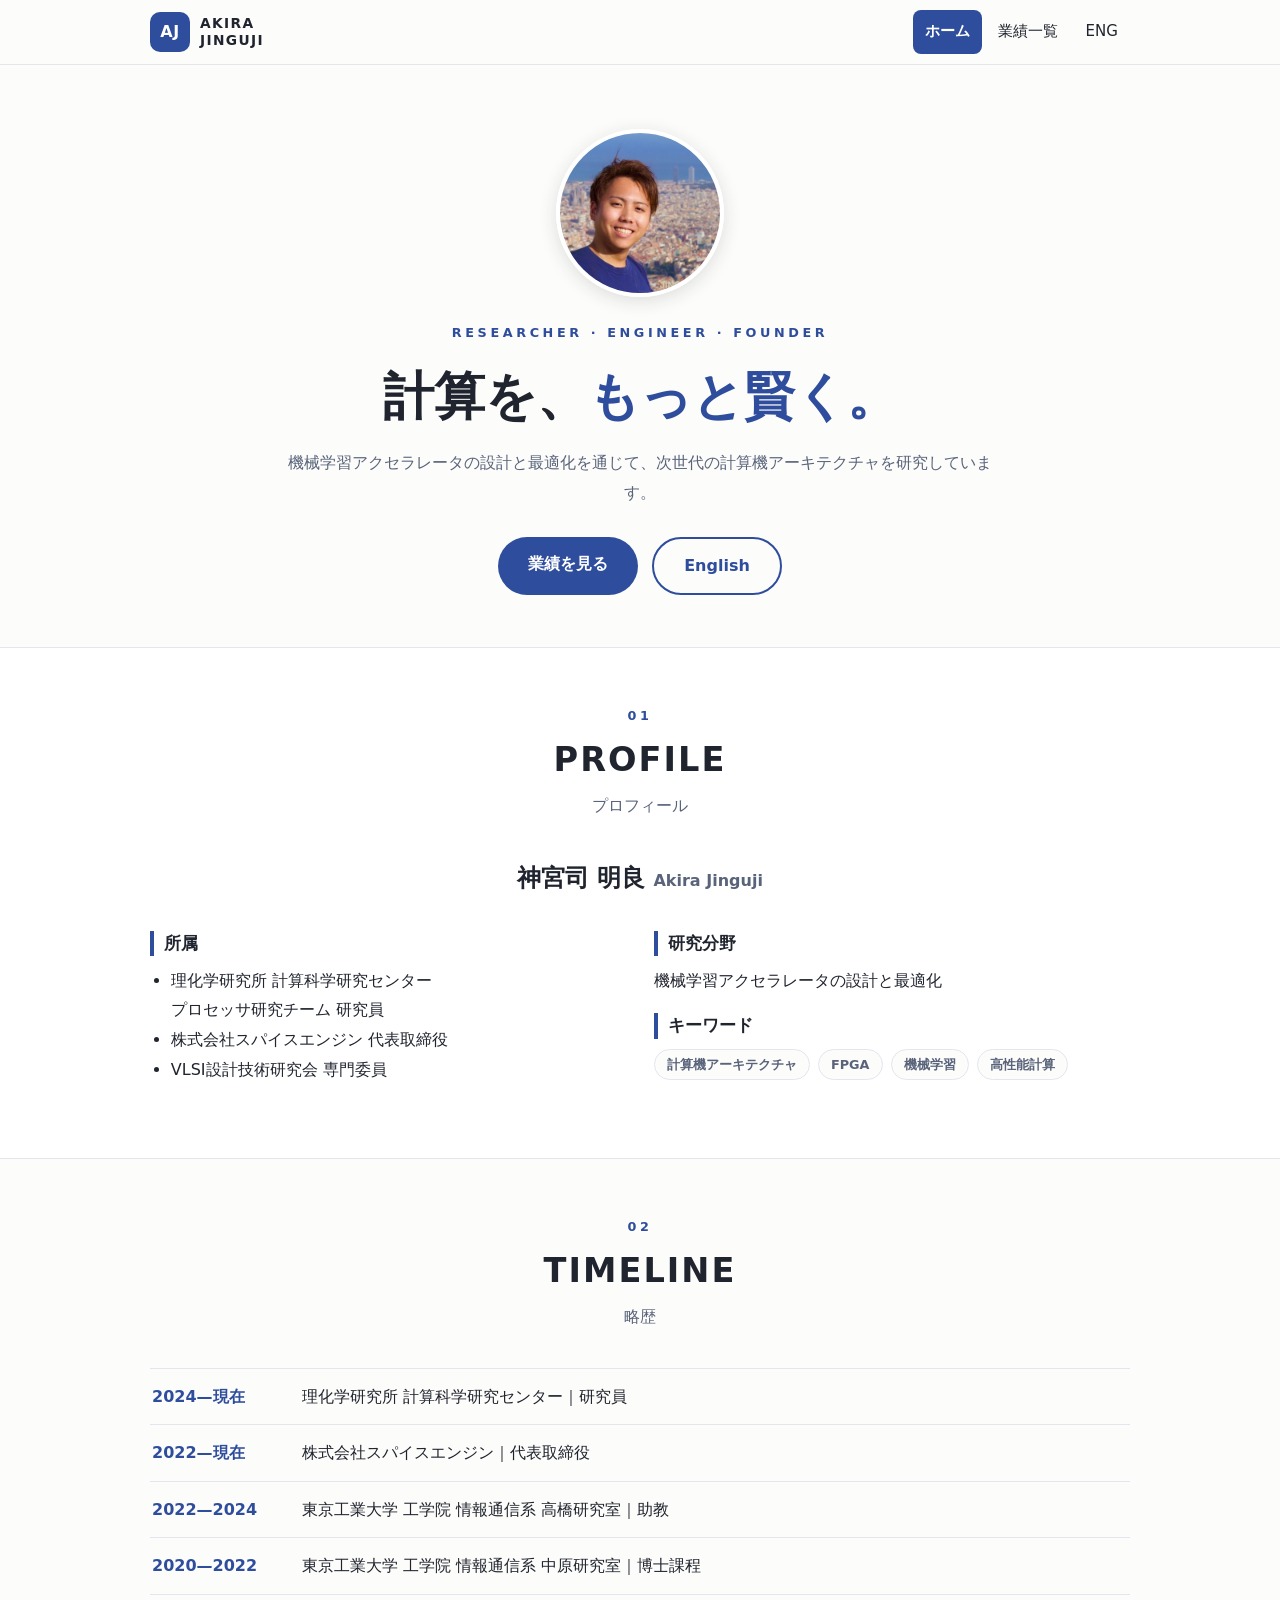
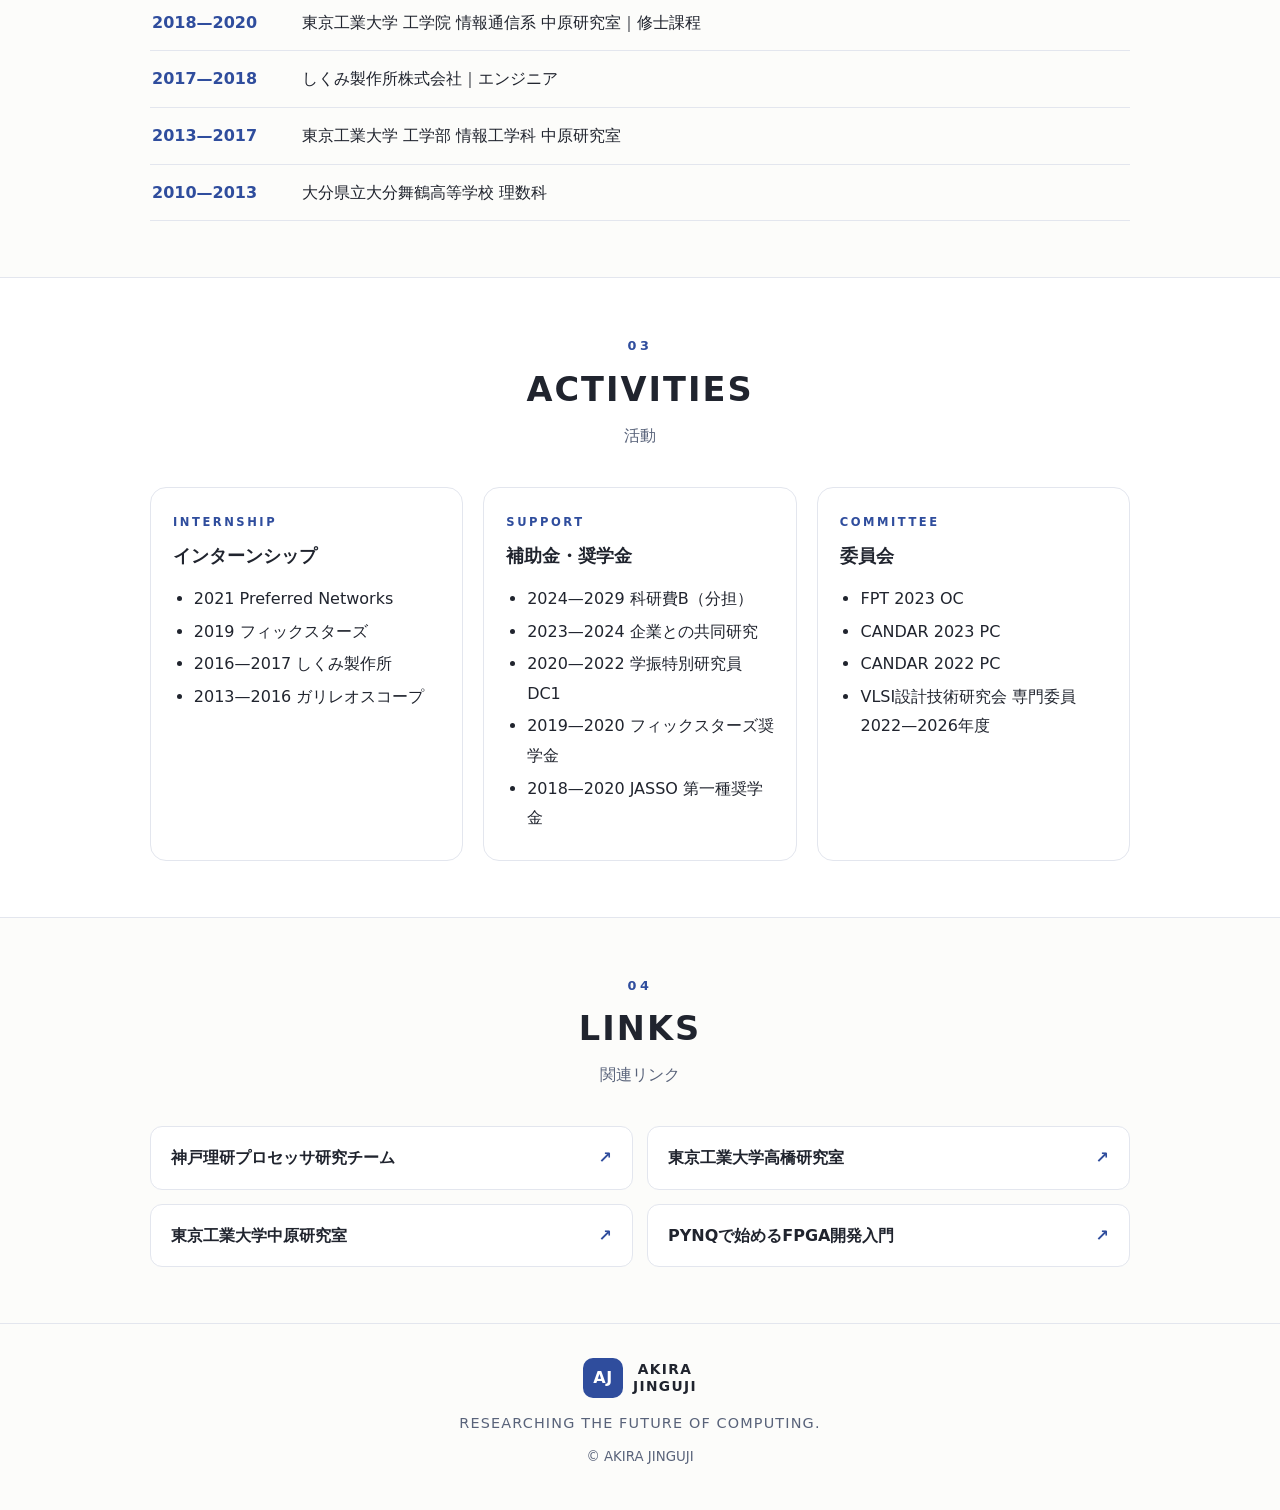
<file: index.html>
<!DOCTYPE html>
<html lang="ja">
<head>
<!-- Google tag (gtag.js) -->
<script async src="https://www.googletagmanager.com/gtag/js?id=G-DV16HHPPW5"></script>
<script>
window.dataLayer = window.dataLayer || [];
function gtag(){dataLayer.push(arguments);}
gtag('js', new Date());
gtag('config', 'G-DV16HHPPW5');
</script>
<meta charset="utf-8"/>
<meta name="viewport" content="width=device-width, initial-scale=1"/>
<title>神宮司明良 | Akira Jinguji</title>
<meta name="description" content="神宮司明良 — 機械学習アクセラレータと計算機アーキテクチャの研究"/>
<link rel="icon" href="/favicon.svg"/>
<style>
:root{
  --bg:#fcfcfa;
  --surface:#ffffff;
  --ink:#20242e;
  --muted:#59637a;
  --line:#e3e6ee;
  --accent:#2f4d9d;
  --accent-dark:#24407f;
  --accent-soft:#edf1fa;
  --radius:16px;
  --max:1020px;
}
*{box-sizing:border-box}
html{scroll-behavior:smooth}
body{
  margin:0;background:var(--bg);color:var(--ink);
  font-family:"Hiragino Kaku Gothic ProN","Hiragino Sans","Noto Sans JP","Yu Gothic UI","Yu Gothic",system-ui,-apple-system,"Segoe UI",sans-serif;
  font-size:16px;line-height:1.85;-webkit-text-size-adjust:100%;
}
img{max-width:100%;height:auto}
a{color:var(--accent)}
a:focus-visible{outline:3px solid var(--accent);outline-offset:2px}
.wrap{max-width:var(--max);margin:0 auto;padding:0 20px}

/* header */
.site-header{
  position:sticky;top:0;z-index:20;
  background:rgba(252,252,250,.94);backdrop-filter:blur(8px);
  border-bottom:1px solid var(--line);
}
.site-header .wrap{display:flex;align-items:center;justify-content:space-between;gap:12px;flex-wrap:wrap;padding-top:10px;padding-bottom:10px}
.logo{display:flex;align-items:center;gap:10px;text-decoration:none;color:var(--ink)}
.logo b{
  display:inline-flex;align-items:center;justify-content:center;
  width:40px;height:40px;border-radius:10px;background:var(--accent);color:#fff;
  font-size:1rem;letter-spacing:.04em;flex:0 0 auto;
}
.logo span{font-weight:700;line-height:1.25;font-size:.86rem;letter-spacing:.1em}
.main-nav{display:flex;align-items:center;gap:4px;flex-wrap:wrap}
.main-nav a{color:var(--ink);text-decoration:none;font-size:.94rem;padding:8px 12px;border-radius:8px}
.main-nav a:hover{background:var(--accent-soft)}
.main-nav a.active{background:var(--accent);color:#fff;font-weight:700}

/* hero */
.hero{padding:64px 0 52px;text-align:center}
.hero-photo{width:168px;height:168px;object-fit:cover;border-radius:50%;margin:0 auto 24px;display:block;border:4px solid var(--surface);box-shadow:0 4px 18px rgba(32,36,46,.14)}
.eyebrow{font-size:.8rem;font-weight:700;letter-spacing:.28em;color:var(--accent);margin:0 0 16px}
.hero h1{font-size:clamp(2rem,6vw,3.2rem);line-height:1.4;margin:0 0 16px;font-weight:800}
.hero h1 span{color:var(--accent)}
.hero-copy{color:var(--muted);margin:0 auto 30px;max-width:720px}
.hero-actions{display:flex;gap:14px;justify-content:center;flex-wrap:wrap}
.button{display:inline-block;text-decoration:none;font-weight:700;border-radius:999px;padding:12px 30px;font-size:1rem;background:var(--accent);color:#fff}
.button:hover{background:var(--accent-dark)}
.button.ghost{background:transparent;color:var(--accent);border:2px solid var(--accent)}
.button.ghost:hover{background:var(--accent-soft)}

/* sections */
section.block{padding:56px 0}
section.block.alt{background:var(--surface);border-top:1px solid var(--line);border-bottom:1px solid var(--line)}
.section-head{text-align:center;margin-bottom:36px}
.section-head .num{font-size:.8rem;font-weight:700;letter-spacing:.28em;color:var(--accent);margin:0 0 8px}
.section-head h2{font-size:clamp(1.5rem,4.4vw,2.1rem);margin:0;font-weight:800;letter-spacing:.06em;line-height:1.4}
.section-head p{color:var(--muted);margin:8px 0 0}

/* profile */
.profile-lead{text-align:center;font-size:1.5rem;font-weight:800;margin:0 0 30px}
.profile-lead small{font-size:1rem;color:var(--muted);font-weight:600;margin-left:8px}
.info-grid{display:grid;grid-template-columns:1fr 1fr;gap:28px}
.info-grid h3{margin:0 0 10px;font-size:1.05rem;border-left:4px solid var(--accent);padding-left:10px;line-height:1.5}
.info-grid ul{margin:0 0 18px;padding-left:1.3em}
.info-grid p{margin:0 0 18px}
.tags{display:flex;flex-wrap:wrap;gap:8px}
.tags span{font-size:.8rem;font-weight:700;border:1px solid var(--line);background:var(--bg);border-radius:999px;padding:3px 12px;color:var(--muted)}

/* timeline */
.timeline{border-top:1px solid var(--line)}
.timeline-row{display:flex;gap:22px;padding:13px 2px;border-bottom:1px solid var(--line)}
.timeline-row time{flex:0 0 128px;font-weight:700;color:var(--accent)}
.timeline-row p{margin:0}

/* activities */
.activity-grid{display:grid;grid-template-columns:repeat(3,1fr);gap:20px}
.activity-card{background:var(--bg);border:1px solid var(--line);border-radius:var(--radius);padding:24px 22px}
section.block.alt .activity-card{background:var(--surface)}
.activity-card .kind{font-size:.72rem;font-weight:700;letter-spacing:.22em;color:var(--accent);margin:0 0 6px}
.activity-card h3{margin:0 0 12px;font-size:1.12rem}
.activity-card ul{margin:0;padding-left:1.3em;color:var(--ink)}
.activity-card li{margin:3px 0}

/* links */
.link-list{display:grid;grid-template-columns:1fr 1fr;gap:14px}
.link-list a{
  display:flex;justify-content:space-between;align-items:center;gap:10px;
  background:var(--surface);border:1px solid var(--line);border-radius:12px;
  padding:16px 20px;text-decoration:none;color:var(--ink);font-weight:700;
}
section.block.alt .link-list a{background:var(--bg)}
.link-list a:hover{border-color:var(--accent);color:var(--accent)}
.link-list a b{color:var(--accent)}

/* footer */
.site-footer{border-top:1px solid var(--line);padding:34px 0 40px;text-align:center}
.site-footer .logo{justify-content:center;margin-bottom:12px}
.site-footer p{margin:4px 0;color:var(--muted);font-size:.9rem;letter-spacing:.08em}
.site-footer small{color:var(--muted)}

/* responsive */
@media (max-width:820px){
  .info-grid{grid-template-columns:1fr}
  .activity-grid{grid-template-columns:1fr}
  .link-list{grid-template-columns:1fr}
}
@media (max-width:560px){
  .hero{padding:44px 0 40px}
  section.block{padding:44px 0}
  .site-header .wrap{justify-content:center}
  .main-nav{justify-content:center}
  .timeline-row{flex-direction:column;gap:0}
  .timeline-row time{flex:none}
  .hero-photo{width:132px;height:132px}
}
</style>
</head>
<body>

<header class="site-header">
  <div class="wrap">
    <a href="/" class="logo"><b>AJ</b><span>AKIRA<br/>JINGUJI</span></a>
    <nav class="main-nav" aria-label="メインナビゲーション">
      <a href="/" class="active">ホーム</a>
      <a href="/publications">業績一覧</a>
      <a href="/eng">ENG</a>
    </nav>
  </div>
</header>

<main>

  <section class="hero">
    <div class="wrap">
      <img class="hero-photo" src="/akira-jinguji-profile.jpeg" alt="神宮司明良"/>
      <p class="eyebrow">RESEARCHER · ENGINEER · FOUNDER</p>
      <h1>計算を、<span>もっと賢く。</span></h1>
      <p class="hero-copy">機械学習アクセラレータの設計と最適化を通じて、次世代の計算機アーキテクチャを研究しています。</p>
      <div class="hero-actions">
        <a href="/publications" class="button">業績を見る</a>
        <a href="/eng" class="button ghost">English</a>
      </div>
    </div>
  </section>

  <section class="block alt" id="profile">
    <div class="wrap">
      <div class="section-head">
        <p class="num">01</p>
        <h2>PROFILE</h2>
        <p>プロフィール</p>
      </div>
      <p class="profile-lead">神宮司 明良<small>Akira Jinguji</small></p>
      <div class="info-grid">
        <div>
          <h3>所属</h3>
          <ul>
            <li>理化学研究所 計算科学研究センター<br/>プロセッサ研究チーム 研究員</li>
            <li>株式会社スパイスエンジン 代表取締役</li>
            <li>VLSI設計技術研究会 専門委員</li>
          </ul>
        </div>
        <div>
          <h3>研究分野</h3>
          <p>機械学習アクセラレータの設計と最適化</p>
          <h3>キーワード</h3>
          <div class="tags"><span>計算機アーキテクチャ</span><span>FPGA</span><span>機械学習</span><span>高性能計算</span></div>
        </div>
      </div>
    </div>
  </section>

  <section class="block" id="timeline">
    <div class="wrap">
      <div class="section-head">
        <p class="num">02</p>
        <h2>TIMELINE</h2>
        <p>略歴</p>
      </div>
      <div class="timeline">
        <div class="timeline-row"><time>2024—現在</time><p>理化学研究所 計算科学研究センター｜研究員</p></div>
        <div class="timeline-row"><time>2022—現在</time><p>株式会社スパイスエンジン｜代表取締役</p></div>
        <div class="timeline-row"><time>2022—2024</time><p>東京工業大学 工学院 情報通信系 高橋研究室｜助教</p></div>
        <div class="timeline-row"><time>2020—2022</time><p>東京工業大学 工学院 情報通信系 中原研究室｜博士課程</p></div>
        <div class="timeline-row"><time>2018—2020</time><p>東京工業大学 工学院 情報通信系 中原研究室｜修士課程</p></div>
        <div class="timeline-row"><time>2017—2018</time><p>しくみ製作所株式会社｜エンジニア</p></div>
        <div class="timeline-row"><time>2013—2017</time><p>東京工業大学 工学部 情報工学科 中原研究室</p></div>
        <div class="timeline-row"><time>2010—2013</time><p>大分県立大分舞鶴高等学校 理数科</p></div>
      </div>
    </div>
  </section>

  <section class="block alt" id="activities">
    <div class="wrap">
      <div class="section-head">
        <p class="num">03</p>
        <h2>ACTIVITIES</h2>
        <p>活動</p>
      </div>
      <div class="activity-grid">
        <article class="activity-card">
          <p class="kind">INTERNSHIP</p>
          <h3>インターンシップ</h3>
          <ul>
            <li>2021 Preferred Networks</li>
            <li>2019 フィックスターズ</li>
            <li>2016—2017 しくみ製作所</li>
            <li>2013—2016 ガリレオスコープ</li>
          </ul>
        </article>
        <article class="activity-card">
          <p class="kind">SUPPORT</p>
          <h3>補助金・奨学金</h3>
          <ul>
            <li>2024—2029 科研費B（分担）</li>
            <li>2023—2024 企業との共同研究</li>
            <li>2020—2022 学振特別研究員 DC1</li>
            <li>2019—2020 フィックスターズ奨学金</li>
            <li>2018—2020 JASSO 第一種奨学金</li>
          </ul>
        </article>
        <article class="activity-card">
          <p class="kind">COMMITTEE</p>
          <h3>委員会</h3>
          <ul>
            <li>FPT 2023 OC</li>
            <li>CANDAR 2023 PC</li>
            <li>CANDAR 2022 PC</li>
            <li>VLSI設計技術研究会 専門委員<br/>2022—2026年度</li>
          </ul>
        </article>
      </div>
    </div>
  </section>

  <section class="block" id="links">
    <div class="wrap">
      <div class="section-head">
        <p class="num">04</p>
        <h2>LINKS</h2>
        <p>関連リンク</p>
      </div>
      <div class="link-list">
        <a href="https://www.r-ccs.riken.jp/research/labs/processor/" target="_blank" rel="noreferrer">神戸理研プロセッサ研究チーム <b>↗</b></a>
        <a href="https://www.eda.ict.e.titech.ac.jp/" target="_blank" rel="noreferrer">東京工業大学高橋研究室 <b>↗</b></a>
        <a href="https://sites.google.com/view/nakahara-lab/" target="_blank" rel="noreferrer">東京工業大学中原研究室 <b>↗</b></a>
        <a href="https://qiita.com/jingurix/items/86b9f08c3c990c3bff9a" target="_blank" rel="noreferrer">PYNQで始めるFPGA開発入門 <b>↗</b></a>
      </div>
    </div>
  </section>

</main>

<footer class="site-footer">
  <div class="wrap">
    <a href="/" class="logo"><b>AJ</b><span>AKIRA<br/>JINGUJI</span></a>
    <p>RESEARCHING THE FUTURE OF COMPUTING.</p>
    <small>© AKIRA JINGUJI</small>
  </div>
</footer>

</body>
</html>
</file>
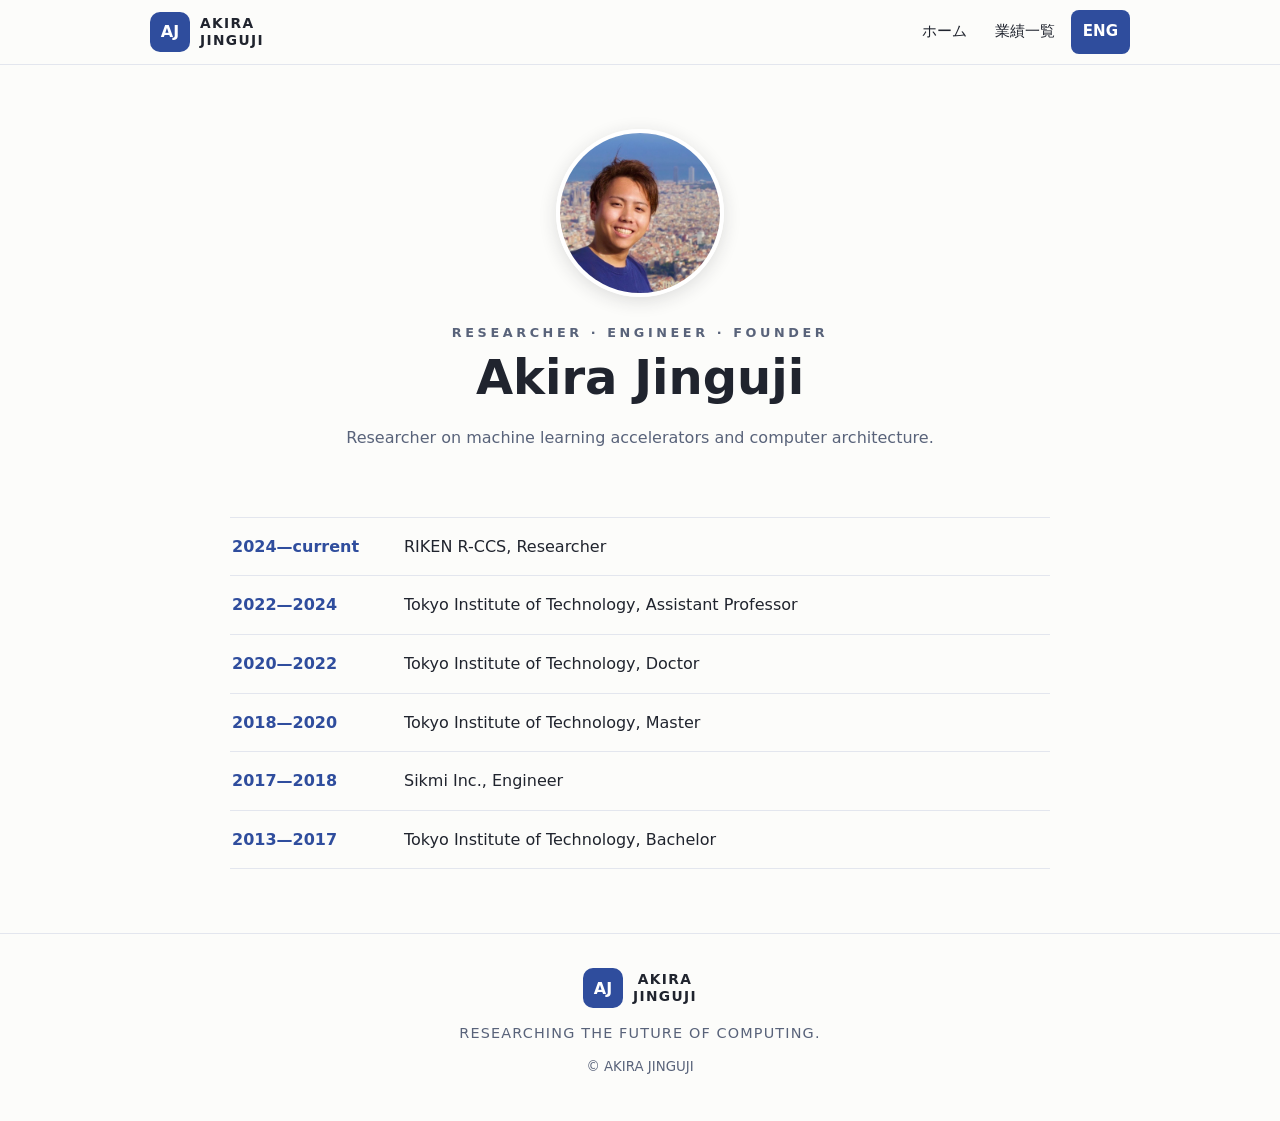
<file: eng.html>
<!DOCTYPE html>
<html lang="en">
<head>
<!-- Google tag (gtag.js) -->
<script async src="https://www.googletagmanager.com/gtag/js?id=G-DV16HHPPW5"></script>
<script>
window.dataLayer = window.dataLayer || [];
function gtag(){dataLayer.push(arguments);}
gtag('js', new Date());
gtag('config', 'G-DV16HHPPW5');
</script>
<meta charset="utf-8"/>
<meta name="viewport" content="width=device-width, initial-scale=1"/>
<title>神宮司明良 | Akira Jinguji</title>
<meta name="description" content="神宮司明良 — 機械学習アクセラレータと計算機アーキテクチャの研究"/>
<link rel="icon" href="/favicon.svg"/>
<style>
:root{
  --bg:#fcfcfa; --surface:#ffffff; --ink:#20242e; --muted:#59637a; --line:#e3e6ee;
  --accent:#2f4d9d; --accent-dark:#24407f; --accent-soft:#edf1fa; --max:1020px;
}
*{box-sizing:border-box}
body{
  margin:0;background:var(--bg);color:var(--ink);
  font-family:"Hiragino Kaku Gothic ProN","Hiragino Sans","Noto Sans JP",system-ui,-apple-system,"Segoe UI",sans-serif;
  font-size:16px;line-height:1.85;-webkit-text-size-adjust:100%;
}
a{color:var(--accent)}
a:focus-visible{outline:3px solid var(--accent);outline-offset:2px}
.wrap{max-width:var(--max);margin:0 auto;padding:0 20px}
.site-header{position:sticky;top:0;z-index:20;background:rgba(252,252,250,.94);backdrop-filter:blur(8px);border-bottom:1px solid var(--line)}
.site-header .wrap{display:flex;align-items:center;justify-content:space-between;gap:12px;flex-wrap:wrap;padding-top:10px;padding-bottom:10px}
.logo{display:flex;align-items:center;gap:10px;text-decoration:none;color:var(--ink)}
.logo b{display:inline-flex;align-items:center;justify-content:center;width:40px;height:40px;border-radius:10px;background:var(--accent);color:#fff;font-size:1rem;flex:0 0 auto}
.logo span{font-weight:700;line-height:1.25;font-size:.86rem;letter-spacing:.1em}
.main-nav{display:flex;align-items:center;gap:4px;flex-wrap:wrap}
.main-nav a{color:var(--ink);text-decoration:none;font-size:.94rem;padding:8px 12px;border-radius:8px}
.main-nav a:hover{background:var(--accent-soft)}
.main-nav a.active{background:var(--accent);color:#fff;font-weight:700}
.hero{padding:64px 0 24px;text-align:center}
.hero-photo{width:168px;height:168px;object-fit:cover;border-radius:50%;margin:0 auto 24px;display:block;border:4px solid var(--surface);box-shadow:0 4px 18px rgba(32,36,46,.14)}
.eyebrow{font-size:.8rem;font-weight:700;letter-spacing:.28em;color:var(--accent);margin:0 0 16px}
.hero h1{font-size:clamp(2rem,6vw,3rem);line-height:1.35;margin:0 0 14px;font-weight:800}
.hero p{color:var(--muted);margin:0 auto;max-width:720px}
section.block{padding:40px 0 64px}
.timeline{border-top:1px solid var(--line);max-width:820px;margin:0 auto}
.timeline-row{display:flex;gap:22px;padding:14px 2px;border-bottom:1px solid var(--line)}
.timeline-row time{flex:0 0 150px;font-weight:700;color:var(--accent)}
.timeline-row p{margin:0}
.site-footer{border-top:1px solid var(--line);padding:34px 0 40px;text-align:center}
.site-footer .logo{justify-content:center;margin-bottom:12px}
.site-footer p{margin:4px 0;color:var(--muted);font-size:.9rem;letter-spacing:.08em}
.site-footer small{color:var(--muted)}
@media (max-width:560px){
  .hero{padding:44px 0 16px}
  .site-header .wrap{justify-content:center}
  .main-nav{justify-content:center}
  .timeline-row{flex-direction:column;gap:0}
  .timeline-row time{flex:none}
  .hero-photo{width:132px;height:132px}
}
</style>
</head>
<body>

<header class="site-header">
  <div class="wrap">
    <a href="/" class="logo"><b>AJ</b><span>AKIRA<br/>JINGUJI</span></a>
    <nav class="main-nav" aria-label="Main navigation">
      <a href="/">ホーム</a>
      <a href="/publications">業績一覧</a>
      <a href="/eng" class="active">ENG</a>
    </nav>
  </div>
</header>

<main>
  <section class="hero">
    <div class="wrap">
      <img class="hero-photo" src="/akira-jinguji-profile.jpeg" alt="Akira Jinguji"/>
      <p class="eyebrow">RESEARCHER · ENGINEER · FOUNDER</p>
      <h1>Akira Jinguji</h1>
      <p>Researcher on machine learning accelerators and computer architecture.</p>
    </div>
  </section>

  <section class="block">
    <div class="wrap">
      <div class="timeline">
        <div class="timeline-row"><time>2024—current</time><p>RIKEN R-CCS, Researcher</p></div>
        <div class="timeline-row"><time>2022—2024</time><p>Tokyo Institute of Technology, Assistant Professor</p></div>
        <div class="timeline-row"><time>2020—2022</time><p>Tokyo Institute of Technology, Doctor</p></div>
        <div class="timeline-row"><time>2018—2020</time><p>Tokyo Institute of Technology, Master</p></div>
        <div class="timeline-row"><time>2017—2018</time><p>Sikmi Inc., Engineer</p></div>
        <div class="timeline-row"><time>2013—2017</time><p>Tokyo Institute of Technology, Bachelor</p></div>
      </div>
    </div>
  </section>
</main>

<footer class="site-footer">
  <div class="wrap">
    <a href="/" class="logo"><b>AJ</b><span>AKIRA<br/>JINGUJI</span></a>
    <p>RESEARCHING THE FUTURE OF COMPUTING.</p>
    <small>© AKIRA JINGUJI</small>
  </div>
</footer>

</body>
</html>
</file>
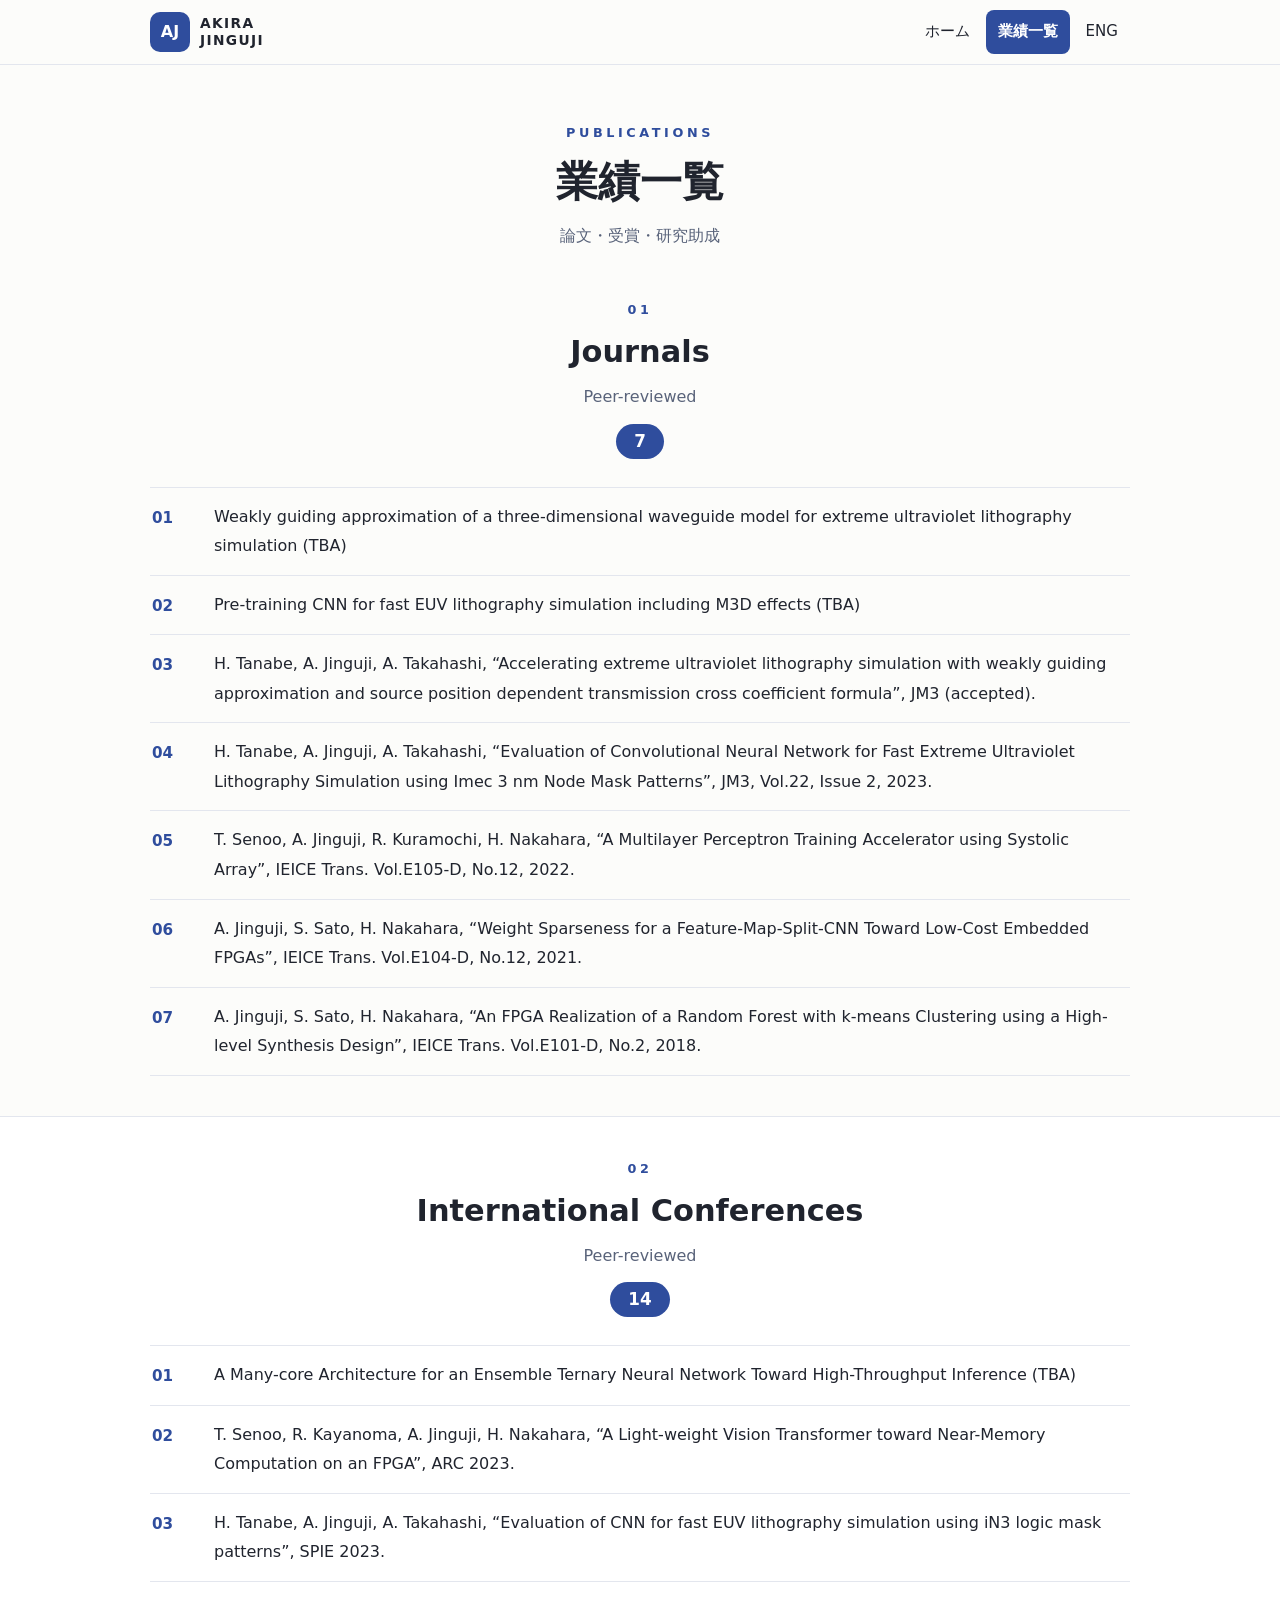
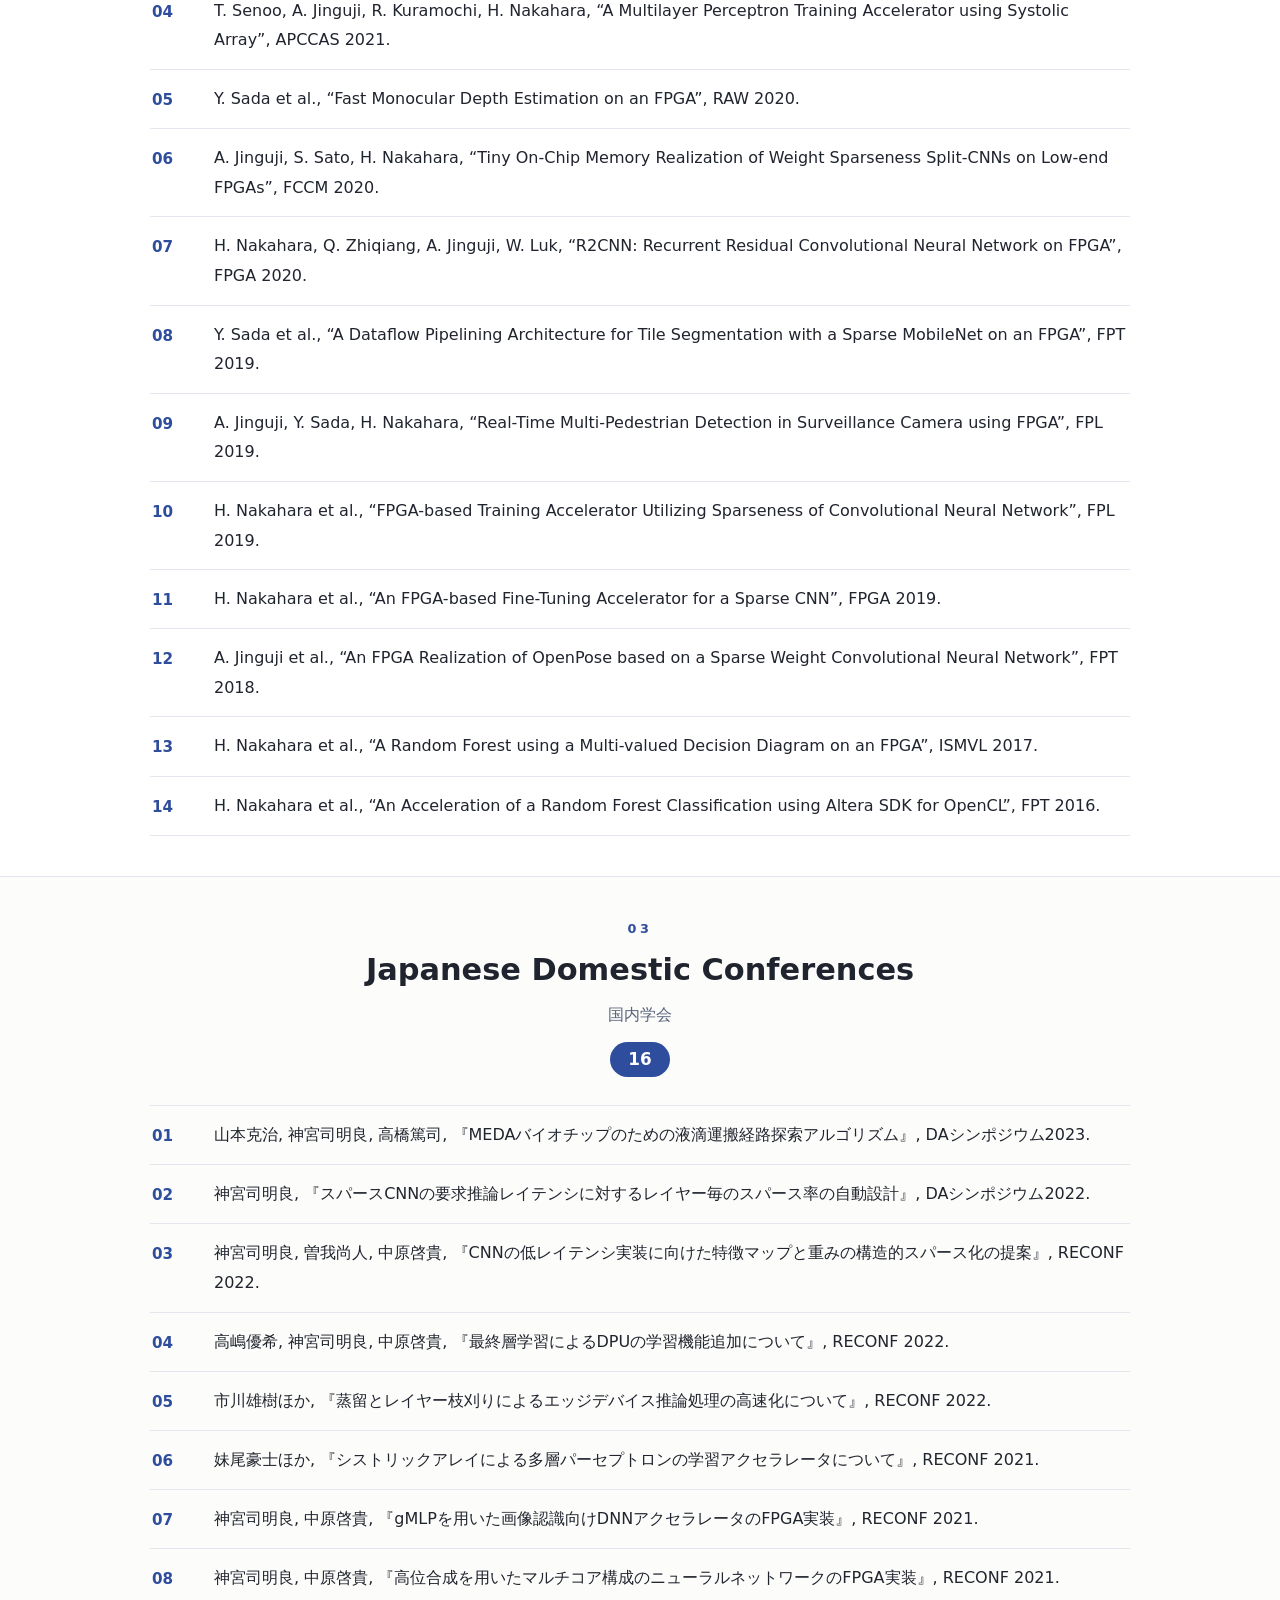
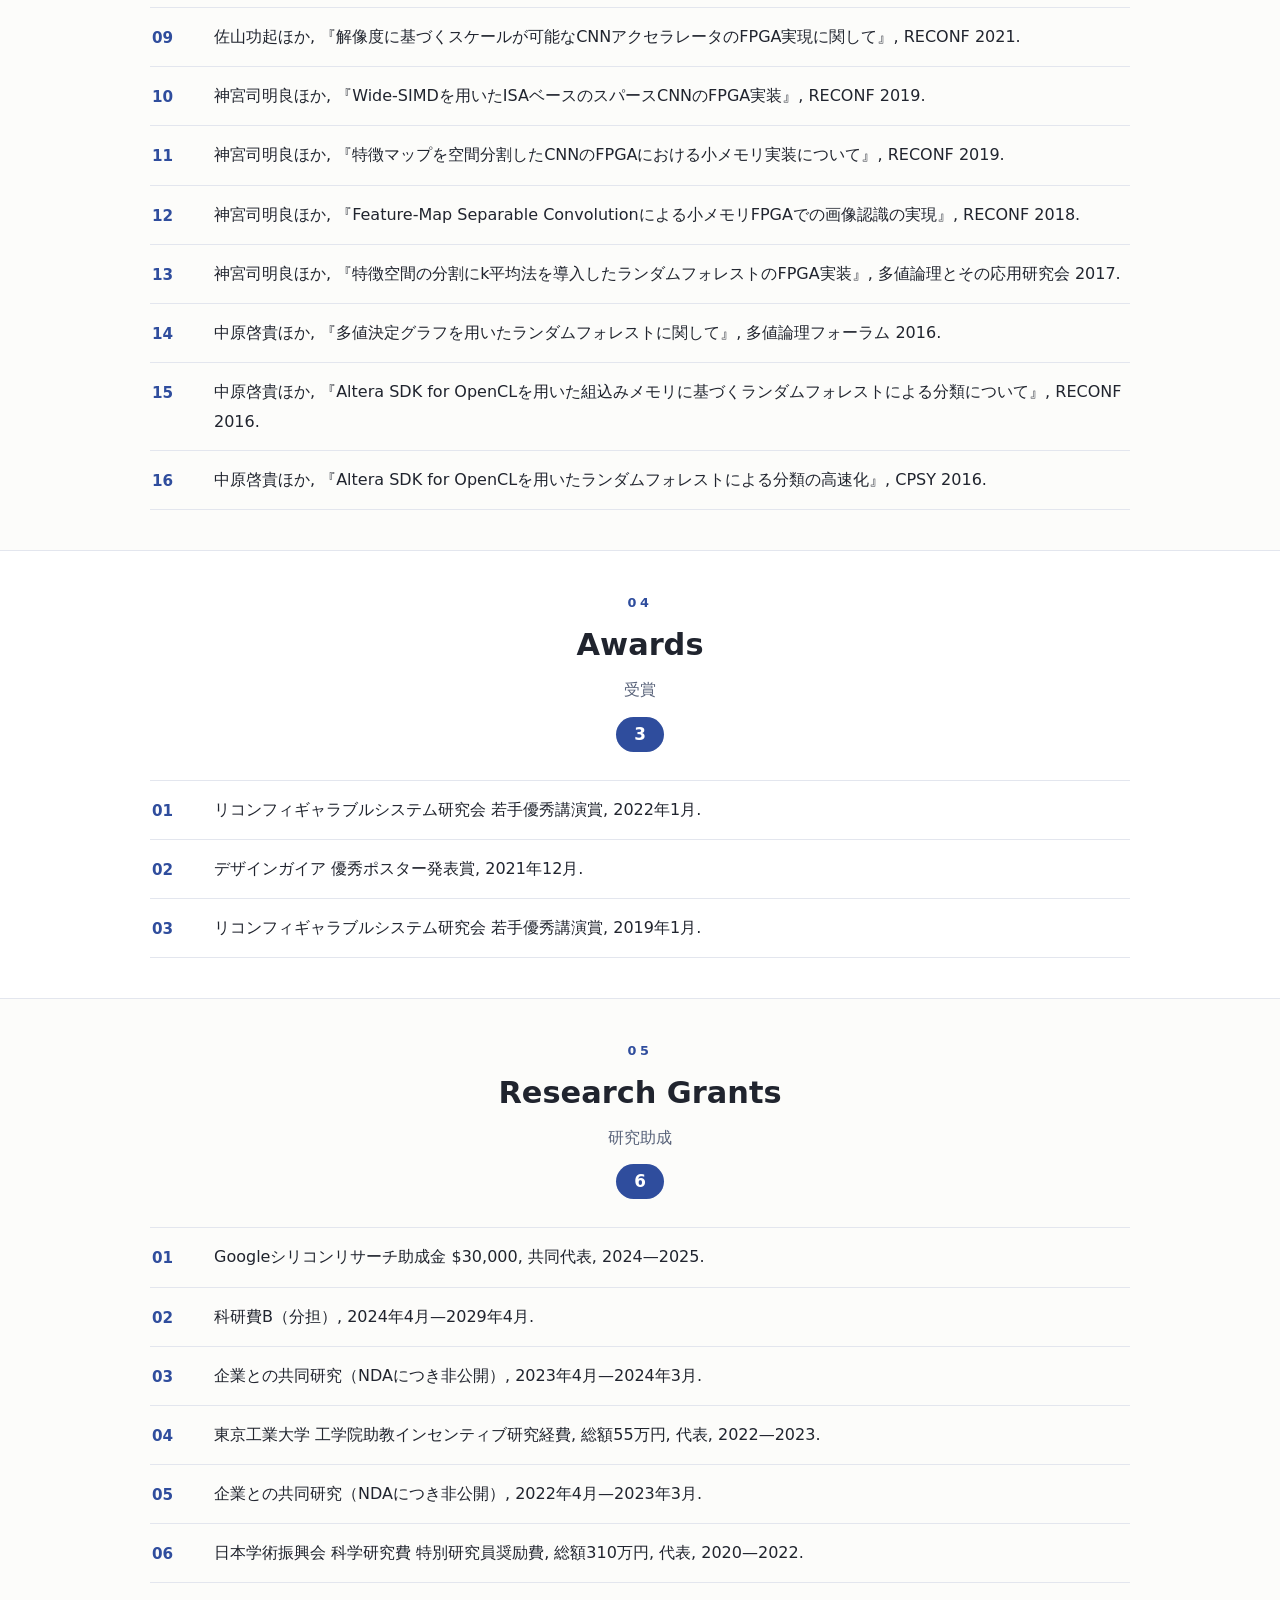
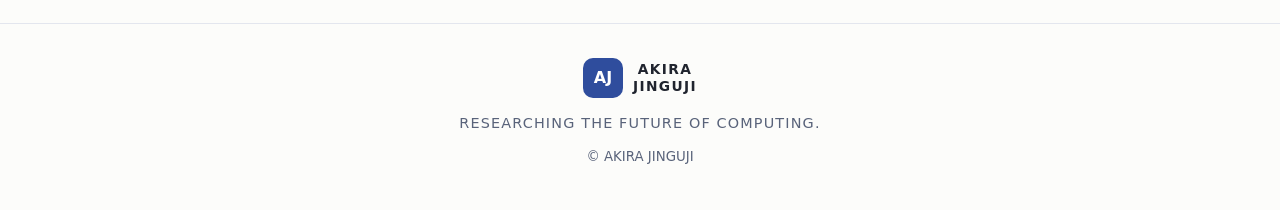
<file: publications.html>
<!DOCTYPE html>
<html lang="ja">
<head>
<!-- Google tag (gtag.js) -->
<script async src="https://www.googletagmanager.com/gtag/js?id=G-DV16HHPPW5"></script>
<script>
window.dataLayer = window.dataLayer || [];
function gtag(){dataLayer.push(arguments);}
gtag('js', new Date());
gtag('config', 'G-DV16HHPPW5');
</script>
<meta charset="utf-8"/>
<meta name="viewport" content="width=device-width, initial-scale=1"/>
<title>業績一覧 | 神宮司明良 — Akira Jinguji</title>
<meta name="description" content="神宮司明良 — 機械学習アクセラレータと計算機アーキテクチャの研究"/>
<link rel="icon" href="/favicon.svg"/>
<style>
:root{
  --bg:#fcfcfa; --surface:#ffffff; --ink:#20242e; --muted:#59637a; --line:#e3e6ee;
  --accent:#2f4d9d; --accent-dark:#24407f; --accent-soft:#edf1fa; --max:1020px;
}
*{box-sizing:border-box}
body{
  margin:0;background:var(--bg);color:var(--ink);
  font-family:"Hiragino Kaku Gothic ProN","Hiragino Sans","Noto Sans JP","Yu Gothic UI","Yu Gothic",system-ui,-apple-system,"Segoe UI",sans-serif;
  font-size:16px;line-height:1.85;-webkit-text-size-adjust:100%;
}
a{color:var(--accent)}
a:focus-visible{outline:3px solid var(--accent);outline-offset:2px}
.wrap{max-width:var(--max);margin:0 auto;padding:0 20px}
.site-header{position:sticky;top:0;z-index:20;background:rgba(252,252,250,.94);backdrop-filter:blur(8px);border-bottom:1px solid var(--line)}
.site-header .wrap{display:flex;align-items:center;justify-content:space-between;gap:12px;flex-wrap:wrap;padding-top:10px;padding-bottom:10px}
.logo{display:flex;align-items:center;gap:10px;text-decoration:none;color:var(--ink)}
.logo b{display:inline-flex;align-items:center;justify-content:center;width:40px;height:40px;border-radius:10px;background:var(--accent);color:#fff;font-size:1rem;flex:0 0 auto}
.logo span{font-weight:700;line-height:1.25;font-size:.86rem;letter-spacing:.1em}
.main-nav{display:flex;align-items:center;gap:4px;flex-wrap:wrap}
.main-nav a{color:var(--ink);text-decoration:none;font-size:.94rem;padding:8px 12px;border-radius:8px}
.main-nav a:hover{background:var(--accent-soft)}
.main-nav a.active{background:var(--accent);color:#fff;font-weight:700}
.page-head{padding:56px 0 8px;text-align:center}
.page-head .num{font-size:.8rem;font-weight:700;letter-spacing:.28em;color:var(--accent);margin:0 0 8px}
.page-head h1{font-size:clamp(1.8rem,5.4vw,2.6rem);margin:0;font-weight:800;line-height:1.4}
.page-head p{color:var(--muted);margin:10px 0 0}
section.block{padding:40px 0}
section.block.alt{background:var(--surface);border-top:1px solid var(--line);border-bottom:1px solid var(--line)}
.pub-head{text-align:center;margin-bottom:28px}
.pub-head .num{font-size:.8rem;font-weight:700;letter-spacing:.28em;color:var(--accent);margin:0 0 8px}
.pub-head h2{font-size:clamp(1.4rem,4vw,1.9rem);margin:0;font-weight:800;line-height:1.45}
.pub-head p{color:var(--muted);margin:8px 0 0}
.pub-head .count{
  display:inline-block;margin-top:12px;background:var(--accent);color:#fff;font-weight:800;
  border-radius:999px;padding:2px 18px;font-size:1.05rem;
}
ol.pub-list{list-style:none;counter-reset:pub;margin:0;padding:0;border-top:1px solid var(--line)}
ol.pub-list li{
  counter-increment:pub;display:flex;gap:18px;
  padding:14px 2px;border-bottom:1px solid var(--line);
}
ol.pub-list li::before{
  content:counter(pub,decimal-leading-zero);
  flex:0 0 44px;font-weight:800;color:var(--accent);font-size:.95rem;padding-top:2px;
}
ol.pub-list li p{margin:0}
.site-footer{border-top:1px solid var(--line);padding:34px 0 40px;text-align:center}
.site-footer .logo{justify-content:center;margin-bottom:12px}
.site-footer p{margin:4px 0;color:var(--muted);font-size:.9rem;letter-spacing:.08em}
.site-footer small{color:var(--muted)}
@media (max-width:560px){
  .page-head{padding:40px 0 4px}
  section.block{padding:32px 0}
  .site-header .wrap{justify-content:center}
  .main-nav{justify-content:center}
  ol.pub-list li{gap:12px}
  ol.pub-list li::before{flex-basis:32px}
}
</style>
</head>
<body>

<header class="site-header">
  <div class="wrap">
    <a href="/" class="logo"><b>AJ</b><span>AKIRA<br/>JINGUJI</span></a>
    <nav class="main-nav" aria-label="メインナビゲーション">
      <a href="/">ホーム</a>
      <a href="/publications" class="active">業績一覧</a>
      <a href="/eng">ENG</a>
    </nav>
  </div>
</header>

<main>

  <div class="page-head">
    <div class="wrap">
      <p class="num">PUBLICATIONS</p>
      <h1>業績一覧</h1>
      <p>論文・受賞・研究助成</p>
    </div>
  </div>

  <section class="block">
    <div class="wrap">
      <div class="pub-head">
        <p class="num">01</p>
        <h2>Journals</h2>
        <p>Peer-reviewed</p>
        <span class="count">7</span>
      </div>
      <ol class="pub-list">
        <li><p>Weakly guiding approximation of a three-dimensional waveguide model for extreme ultraviolet lithography simulation (TBA)</p></li>
        <li><p>Pre-training CNN for fast EUV lithography simulation including M3D effects (TBA)</p></li>
        <li><p>H. Tanabe, A. Jinguji, A. Takahashi, “Accelerating extreme ultraviolet lithography simulation with weakly guiding approximation and source position dependent transmission cross coefficient formula”, JM3 (accepted).</p></li>
        <li><p>H. Tanabe, A. Jinguji, A. Takahashi, “Evaluation of Convolutional Neural Network for Fast Extreme Ultraviolet Lithography Simulation using Imec 3 nm Node Mask Patterns”, JM3, Vol.22, Issue 2, 2023.</p></li>
        <li><p>T. Senoo, A. Jinguji, R. Kuramochi, H. Nakahara, “A Multilayer Perceptron Training Accelerator using Systolic Array”, IEICE Trans. Vol.E105-D, No.12, 2022.</p></li>
        <li><p>A. Jinguji, S. Sato, H. Nakahara, “Weight Sparseness for a Feature-Map-Split-CNN Toward Low-Cost Embedded FPGAs”, IEICE Trans. Vol.E104-D, No.12, 2021.</p></li>
        <li><p>A. Jinguji, S. Sato, H. Nakahara, “An FPGA Realization of a Random Forest with k-means Clustering using a High-level Synthesis Design”, IEICE Trans. Vol.E101-D, No.2, 2018.</p></li>
      </ol>
    </div>
  </section>

  <section class="block alt">
    <div class="wrap">
      <div class="pub-head">
        <p class="num">02</p>
        <h2>International Conferences</h2>
        <p>Peer-reviewed</p>
        <span class="count">14</span>
      </div>
      <ol class="pub-list">
        <li><p>A Many-core Architecture for an Ensemble Ternary Neural Network Toward High-Throughput Inference (TBA)</p></li>
        <li><p>T. Senoo, R. Kayanoma, A. Jinguji, H. Nakahara, “A Light-weight Vision Transformer toward Near-Memory Computation on an FPGA”, ARC 2023.</p></li>
        <li><p>H. Tanabe, A. Jinguji, A. Takahashi, “Evaluation of CNN for fast EUV lithography simulation using iN3 logic mask patterns”, SPIE 2023.</p></li>
        <li><p>T. Senoo, A. Jinguji, R. Kuramochi, H. Nakahara, “A Multilayer Perceptron Training Accelerator using Systolic Array”, APCCAS 2021.</p></li>
        <li><p>Y. Sada et al., “Fast Monocular Depth Estimation on an FPGA”, RAW 2020.</p></li>
        <li><p>A. Jinguji, S. Sato, H. Nakahara, “Tiny On-Chip Memory Realization of Weight Sparseness Split-CNNs on Low-end FPGAs”, FCCM 2020.</p></li>
        <li><p>H. Nakahara, Q. Zhiqiang, A. Jinguji, W. Luk, “R2CNN: Recurrent Residual Convolutional Neural Network on FPGA”, FPGA 2020.</p></li>
        <li><p>Y. Sada et al., “A Dataflow Pipelining Architecture for Tile Segmentation with a Sparse MobileNet on an FPGA”, FPT 2019.</p></li>
        <li><p>A. Jinguji, Y. Sada, H. Nakahara, “Real-Time Multi-Pedestrian Detection in Surveillance Camera using FPGA”, FPL 2019.</p></li>
        <li><p>H. Nakahara et al., “FPGA-based Training Accelerator Utilizing Sparseness of Convolutional Neural Network”, FPL 2019.</p></li>
        <li><p>H. Nakahara et al., “An FPGA-based Fine-Tuning Accelerator for a Sparse CNN”, FPGA 2019.</p></li>
        <li><p>A. Jinguji et al., “An FPGA Realization of OpenPose based on a Sparse Weight Convolutional Neural Network”, FPT 2018.</p></li>
        <li><p>H. Nakahara et al., “A Random Forest using a Multi-valued Decision Diagram on an FPGA”, ISMVL 2017.</p></li>
        <li><p>H. Nakahara et al., “An Acceleration of a Random Forest Classification using Altera SDK for OpenCL”, FPT 2016.</p></li>
      </ol>
    </div>
  </section>

  <section class="block">
    <div class="wrap">
      <div class="pub-head">
        <p class="num">03</p>
        <h2>Japanese Domestic Conferences</h2>
        <p>国内学会</p>
        <span class="count">16</span>
      </div>
      <ol class="pub-list">
        <li><p>山本克治, 神宮司明良, 高橋篤司, 『MEDAバイオチップのための液滴運搬経路探索アルゴリズム』, DAシンポジウム2023.</p></li>
        <li><p>神宮司明良, 『スパースCNNの要求推論レイテンシに対するレイヤー毎のスパース率の自動設計』, DAシンポジウム2022.</p></li>
        <li><p>神宮司明良, 曽我尚人, 中原啓貴, 『CNNの低レイテンシ実装に向けた特徴マップと重みの構造的スパース化の提案』, RECONF 2022.</p></li>
        <li><p>高嶋優希, 神宮司明良, 中原啓貴, 『最終層学習によるDPUの学習機能追加について』, RECONF 2022.</p></li>
        <li><p>市川雄樹ほか, 『蒸留とレイヤー枝刈りによるエッジデバイス推論処理の高速化について』, RECONF 2022.</p></li>
        <li><p>妹尾豪士ほか, 『シストリックアレイによる多層パーセプトロンの学習アクセラレータについて』, RECONF 2021.</p></li>
        <li><p>神宮司明良, 中原啓貴, 『gMLPを用いた画像認識向けDNNアクセラレータのFPGA実装』, RECONF 2021.</p></li>
        <li><p>神宮司明良, 中原啓貴, 『高位合成を用いたマルチコア構成のニューラルネットワークのFPGA実装』, RECONF 2021.</p></li>
        <li><p>佐山功起ほか, 『解像度に基づくスケールが可能なCNNアクセラレータのFPGA実現に関して』, RECONF 2021.</p></li>
        <li><p>神宮司明良ほか, 『Wide-SIMDを用いたISAベースのスパースCNNのFPGA実装』, RECONF 2019.</p></li>
        <li><p>神宮司明良ほか, 『特徴マップを空間分割したCNNのFPGAにおける小メモリ実装について』, RECONF 2019.</p></li>
        <li><p>神宮司明良ほか, 『Feature-Map Separable Convolutionによる小メモリFPGAでの画像認識の実現』, RECONF 2018.</p></li>
        <li><p>神宮司明良ほか, 『特徴空間の分割にk平均法を導入したランダムフォレストのFPGA実装』, 多値論理とその応用研究会 2017.</p></li>
        <li><p>中原啓貴ほか, 『多値決定グラフを用いたランダムフォレストに関して』, 多値論理フォーラム 2016.</p></li>
        <li><p>中原啓貴ほか, 『Altera SDK for OpenCLを用いた組込みメモリに基づくランダムフォレストによる分類について』, RECONF 2016.</p></li>
        <li><p>中原啓貴ほか, 『Altera SDK for OpenCLを用いたランダムフォレストによる分類の高速化』, CPSY 2016.</p></li>
      </ol>
    </div>
  </section>

  <section class="block alt">
    <div class="wrap">
      <div class="pub-head">
        <p class="num">04</p>
        <h2>Awards</h2>
        <p>受賞</p>
        <span class="count">3</span>
      </div>
      <ol class="pub-list">
        <li><p>リコンフィギャラブルシステム研究会 若手優秀講演賞, 2022年1月.</p></li>
        <li><p>デザインガイア 優秀ポスター発表賞, 2021年12月.</p></li>
        <li><p>リコンフィギャラブルシステム研究会 若手優秀講演賞, 2019年1月.</p></li>
      </ol>
    </div>
  </section>

  <section class="block">
    <div class="wrap">
      <div class="pub-head">
        <p class="num">05</p>
        <h2>Research Grants</h2>
        <p>研究助成</p>
        <span class="count">6</span>
      </div>
      <ol class="pub-list">
        <li><p>Googleシリコンリサーチ助成金 $30,000, 共同代表, 2024—2025.</p></li>
        <li><p>科研費B（分担）, 2024年4月—2029年4月.</p></li>
        <li><p>企業との共同研究（NDAにつき非公開）, 2023年4月—2024年3月.</p></li>
        <li><p>東京工業大学 工学院助教インセンティブ研究経費, 総額55万円, 代表, 2022—2023.</p></li>
        <li><p>企業との共同研究（NDAにつき非公開）, 2022年4月—2023年3月.</p></li>
        <li><p>日本学術振興会 科学研究費 特別研究員奨励費, 総額310万円, 代表, 2020—2022.</p></li>
      </ol>
    </div>
  </section>

</main>

<footer class="site-footer">
  <div class="wrap">
    <a href="/" class="logo"><b>AJ</b><span>AKIRA<br/>JINGUJI</span></a>
    <p>RESEARCHING THE FUTURE OF COMPUTING.</p>
    <small>© AKIRA JINGUJI</small>
  </div>
</footer>

</body>
</html>
</file>
